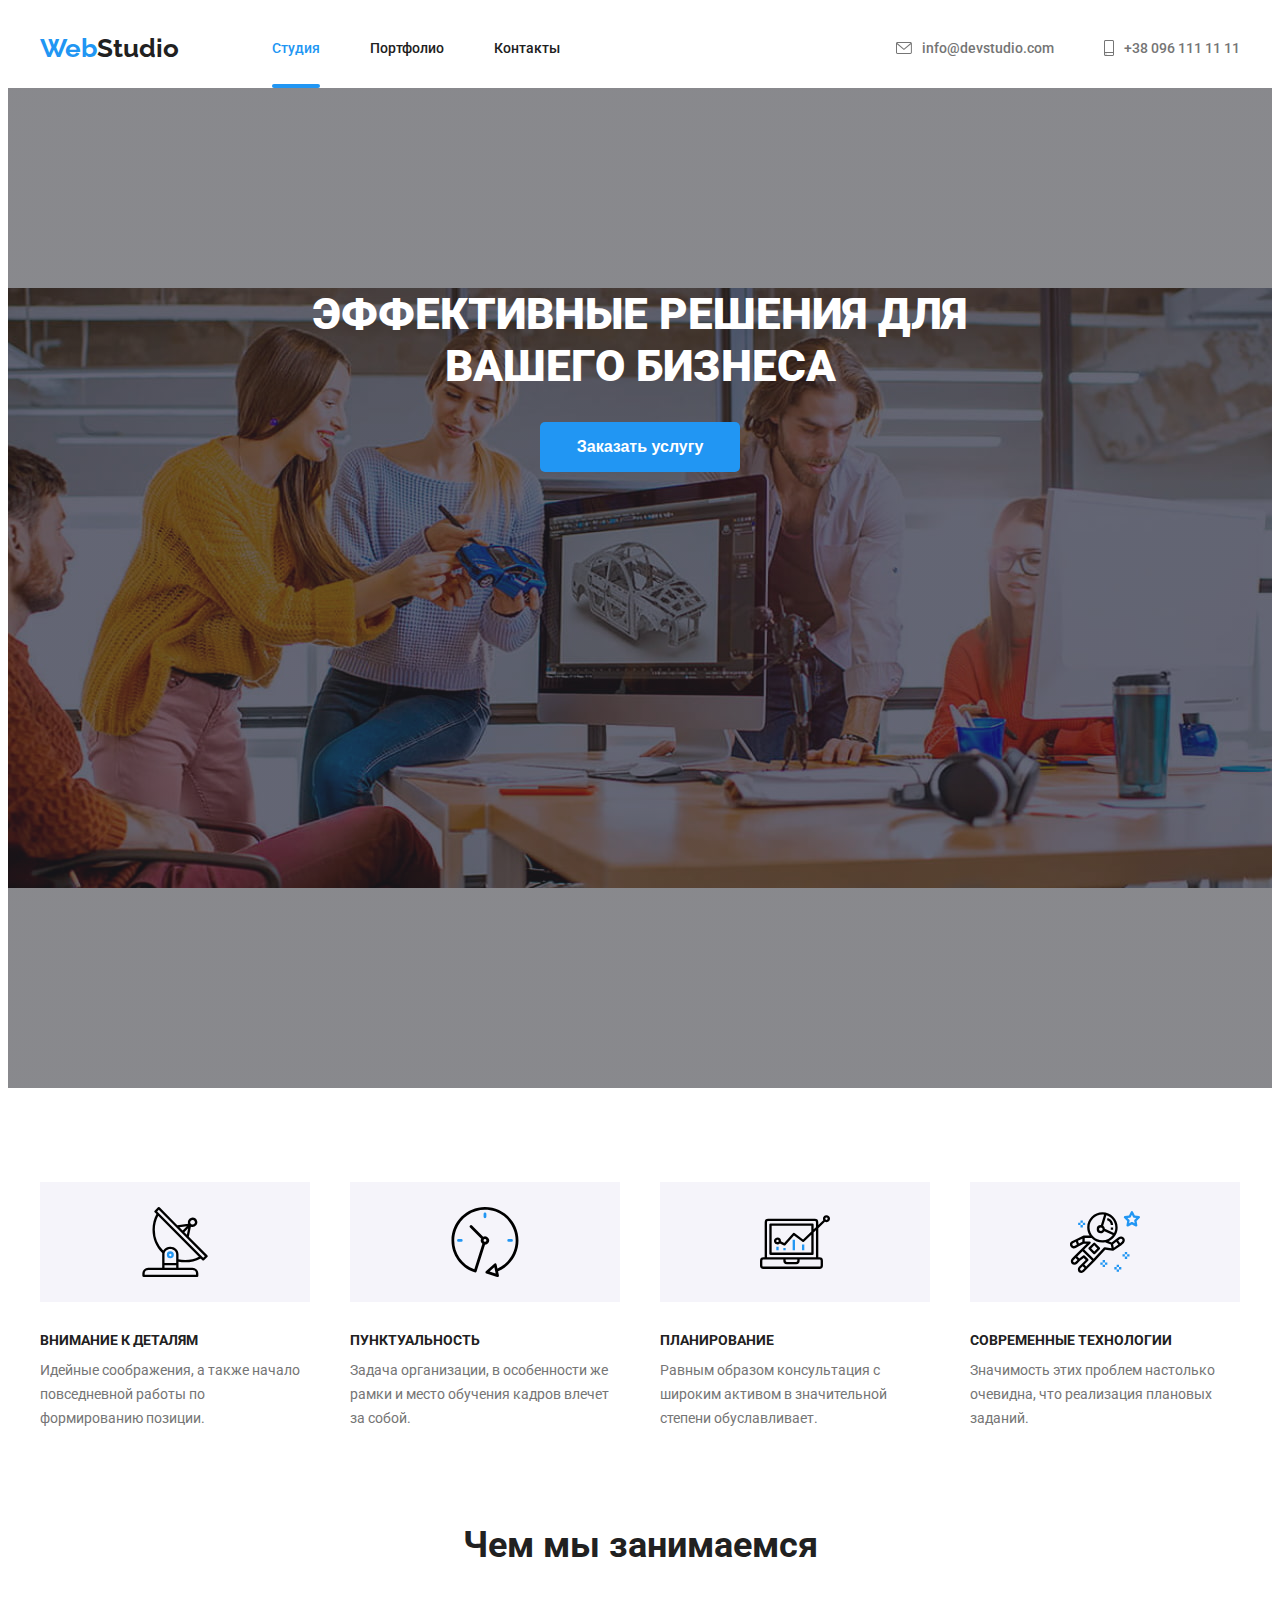
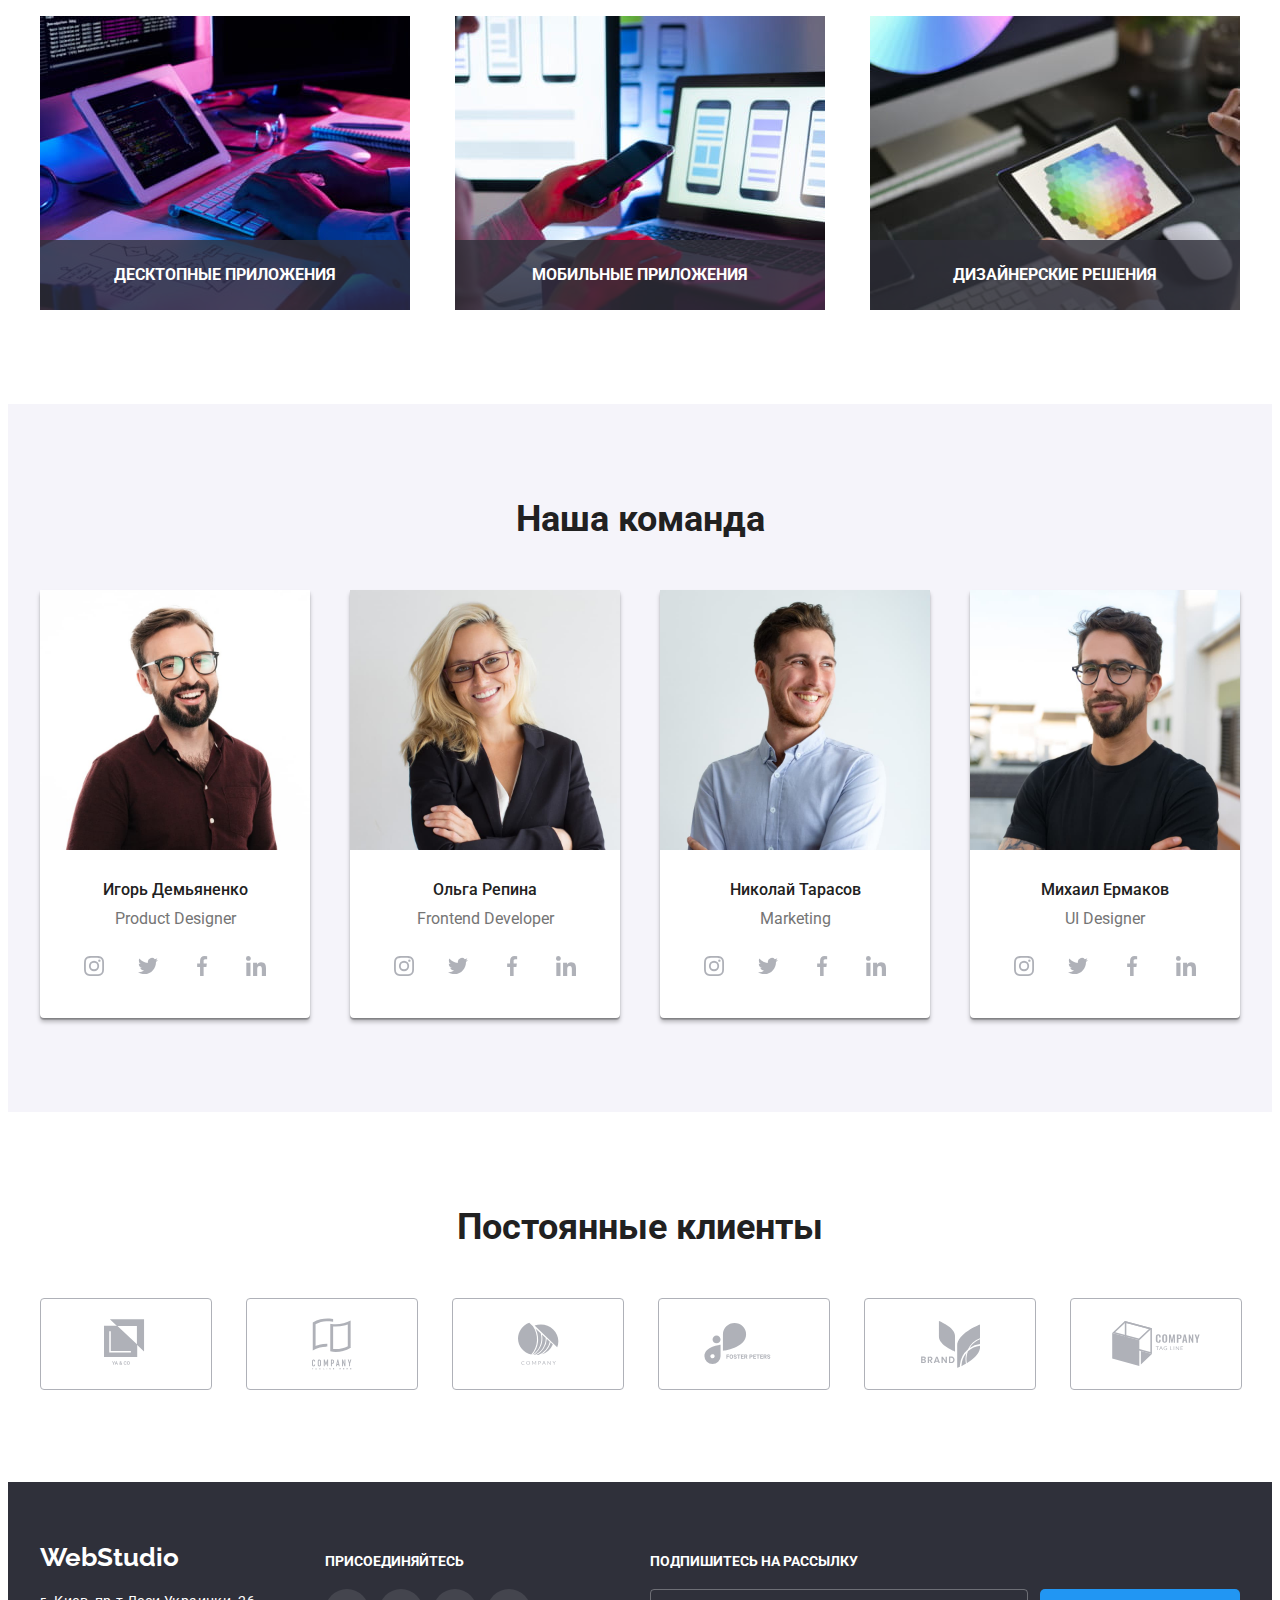
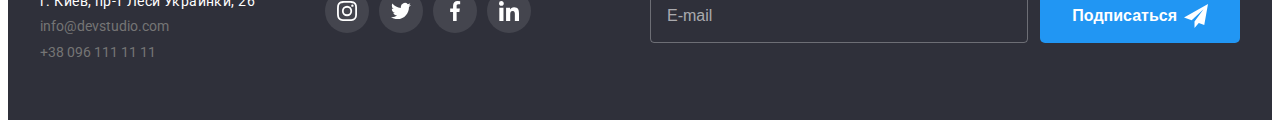
<file: index.html>
<!DOCTYPE html>
<html lang="ru">

<head>
    <meta name="viewport" content="width=device-width, initial-scale=1.0">
    <link rel="preconnect" href="https://fonts.gstatic.com">
    <link href="https://fonts.googleapis.com/css2?family=Raleway:wght@700&family=Roboto:wght@400;500;700;900&display=swap" rel="stylesheet">
    <link rel="stylesheet" href="https://cdnjs.cloudflare.com/ajax/libs/modern-normalize/1.0.0/modern-normalize.min.css" integrity="sha512-ISS7cAi1PEhQ8jnbJpJZMd29NlhNj4AWYyLOSp2CE/CsHxTCu+r+t0D2yoJudVrd0/8fTVPUVDzY5Tvli75u/g==" crossorigin="anonymous">
    <link rel="stylesheet" href="./styles/style.css">
<title>Main</title>
</head>

<body>
    <header>
        <div class="page-header container">
            <a href="./index.html" class="logo"><span class="accent-color">Web</span>Studio</a>
            <nav>
                <ul class="site-nav">
                    <li class="site-nav__item"><a href="./index.html" class="site-nav__link current-page">Студия</a></li>
                    <li class="site-nav__item"><a href="./portfolio.html" class="site-nav__link">Портфолио</a></li>
                    <li class="site-nav__item"><a href="./kontakts.html" class="site-nav__link">Контакты</a></li>
                </ul>
            </nav>
            <ul class="contacts">
                <li class="contacts__item">
                    <a href="mailto:info@devstudio.com" class="contacts__link">
                        <svg class="contacts__icon" height="12" width="16">
                            <use href="./img/symbol-defs.svg#icon-envelope"></use>
                        </svg>
                        info@devstudio.com
                    </a>
                </li>
                <li class="contacts__item">
                    <a href="tel:+380961111111" class="contacts__link" >
                        <svg class="contacts__icon" height="16" width="10">
                            <use href="./img/symbol-defs.svg#icon-smartphone" ></use>
                        </svg>
                        +38 096 111 11 11
                    </a>
                </li>
            </ul> 
        </div>  

    </header>

    <main class="main">
    
        <section class="hero">
                <div class="hero-wrapper">
                    <h1>Эффективные решения для вашего бизнеса</h1>
                    <button type="button" class="hero-button" data-modal-open>Заказать услугу</button>
                </div>
        </section>
        <section class="features-block">
            <div class="container">
                <ul class="list">
                    <li class="feature-item">
                        <div class="icon-wrapper">
                            <svg class= "feature-icon" height = "70" width= "70">
                                <use href= "./img/symbol-defs.svg#icon-antenna"></use>
                            </svg>
                        </div>
                        <h3 class="feature-title">Внимание к деталям</h3>
                        <p class="feature-description">Идейные соображения, а также начало повседневной работы по формированию позиции.
                        </p>
                    </li>
                    <li class="feature-item">
                        <div class="icon-wrapper">
                            <svg class= "feature-icon" height = "70" width= "70">
                                <use href= "./img/symbol-defs.svg#icon-clock"></use>
                            </svg>
                        </div>
                        <h3 class="feature-title">Пунктуальность</h3>
                        <p class="feature-description">Задача организации, в особенности же рамки и место обучения кадров влечет за собой.</p>
                    </li>
                    <li class="feature-item">
                        <div class="icon-wrapper">
                            <svg class= "feature-icon" height = "70" width= "70">
                                <use href= "./img/symbol-defs.svg#icon-diagram"></use>
                            </svg>
                        </div>
                        <h3 class="feature-title">Планирование</h3>
                        <p class="feature-description">Равным образом консультация с широким активом в значительной степени обуславливает.</p>
                    </li>
                    <li class="feature-item">
                        <div class="icon-wrapper">
                            <svg class= "feature-icon" height = "70" width= "70">
                                <use href= "./img/symbol-defs.svg#icon-astronaut"></use>
                            </svg>
                        </div>
                        <h3 class="feature-title">Современные технологии</h3>
                        <p class="feature-description">Значимость этих проблем настолько очевидна, что реализация плановых заданий.</p>
                    </li>
                </ul>
            </div>
        </section>
        <section class="services-block">
            <div class="container">
                <h2 class="section-title">Чем мы занимаемся</h2>
                <ul class="list services-list">
                    <li class="item">
                        <img src="img/pictures-link1.jpg" alt="человек работает за компьютером" width="370" height="294">
                        <div class="services-name">
                            <h3>Десктопные приложения</h3>
                        </div>
                    </li>
                    <li class="item">
                        <img src="img/pictures-link2.jpg" alt="человек держит телефон" width="370" height="294">
                        <div class="services-name">
                            <h3>Мобильные приложения</h3>
                        </div>
                    </li>
                    <li class="item">
                        <img src="img/pictures-link3.jpg" alt="человек что-то делает на планшете" width="370" height="294">
                        <div class="services-name">
                            <h3>Дизайнерские решения</h3>
                        </div>
                    </li>
                </ul>
            </div>
        </section>
        <section class="team-block">
            <div class="container">
                <h2 class="section-title">Наша команда</h2>
                <ul class="list">    
                    <li class="team-member">
                        <img src="img/digor.jpg" alt="Игорь Демьяненко_photo" width="270"
                        height="260">
                        <div class="wrapper">
                            <h3 class="member-name">Игорь Демьяненко</h3>
                            <p>Product Designer</p>
                            <ul class="list-media">
                                <li class="list-media__item">
                                    <a href="" class="link-media">
                                        <svg class= "icon-media">
                                            <use href="./img/symbol-defs.svg#icon-instagram"></use>
                                        </svg>
                                    </a>
                                </li>
                                <li class="list-media__item">
                                    <a href="" class="link-media">
                                        <svg class="icon-media" >
                                            <use href="./img/symbol-defs.svg#icon-twitter"></use>
                                        </svg>
                                    </a>
                                </li>
                                <li class="list-media__item">
                                    <a href="" class="link-media">
                                        <svg class= "icon-media">
                                            <use href="./img/symbol-defs.svg#icon-facebook"></use>
                                        </svg>
                                    </a>
                                </li>
                                <li class="list-media__item">
                                    <a href="" class="link-media">
                                        <svg class="icon-media">
                                            <use href="./img/symbol-defs.svg#icon-linkedin"></use>
                                        </svg>
                                    </a>
                                </li>
                            </ul>
                        </div>
                    </li>

                    <li class="team-member">
                        <img src="img/rolga.jpg" alt="Ольга Репина_photo-portrait" width="270"
                        height="260">
                        <div class="wrapper">
                            <h3 class="member-name">Ольга Репина</h3>
                            <p>Frontend Developer</p>
                            <ul class="list-media">
                                <li class="list-media__item">
                                    <a href="" class="link-media">
                                        <svg class= "icon-media">
                                            <use href="./img/symbol-defs.svg#icon-instagram"></use>
                                        </svg>
                                    </a>
                                </li>
                                <li class="list-media__item">
                                    <a href="" class="link-media">
                                        <svg class="icon-media" >
                                            <use href="./img/symbol-defs.svg#icon-twitter"></use>
                                        </svg>
                                    </a>
                                </li>
                                <li class="list-media__item">
                                    <a href="" class="link-media">
                                        <svg class= "icon-media">
                                            <use href="./img/symbol-defs.svg#icon-facebook"></use>
                                        </svg>
                                    </a>
                                </li>
                                <li class="list-media__item">
                                    <a href="" class="link-media">
                                        <svg class="icon-media">
                                            <use href="./img/symbol-defs.svg#icon-linkedin"></use>
                                        </svg>
                                    </a>
                                </li>
                            </ul>
                        </div>
                    </li>

                    <li class="team-member"> 
                        <img src="img/tnikolaj.jpg" alt="Николай Тарасов_photo-portrait" width="270"
                        height="260">
                        <div class="wrapper">
                            <h3 class="member-name">Николай Тарасов</h3>
                            <p>Marketing</p>
                            <ul class="list-media">
                                <li class="list-media__item">
                                    <a href="" class="link-media">
                                        <svg class= "icon-media">
                                            <use href="./img/symbol-defs.svg#icon-instagram"></use>
                                        </svg>
                                    </a>
                                </li>
                                <li class="list-media__item">
                                    <a href="" class="link-media">
                                        <svg class="icon-media" >
                                            <use href="./img/symbol-defs.svg#icon-twitter"></use>
                                        </svg>
                                    </a>
                                </li>
                                <li class="list-media__item">
                                    <a href="" class="link-media">
                                        <svg class= "icon-media">
                                            <use href="./img/symbol-defs.svg#icon-facebook"></use>
                                        </svg>
                                    </a>
                                </li>
                                <li class="list-media__item">
                                    <a href="" class="link-media">
                                        <svg class="icon-media">
                                            <use href="./img/symbol-defs.svg#icon-linkedin"></use>
                                        </svg>
                                    </a>
                                </li>
                            </ul>
                        </div>
                    </li>

                    <li class="team-member">
                        <img src="img/jmike.jpg" alt="Михаил Ермаков UI Designer_photo-portrait" width="270"
                        height="260">
                        <div class="wrapper">
                            <h3 class="member-name">Михаил Ермаков</h3>
                            <p>UI Designer</p>
                            <ul class="list-media">
                                <li class="list-media__item">
                                    <a href="" class="link-media">
                                        <svg class= "icon-media">
                                            <use href="./img/symbol-defs.svg#icon-instagram"></use>
                                        </svg>
                                    </a>
                                </li>
                                <li class="list-media__item">
                                    <a href="" class="link-media">
                                        <svg class="icon-media" >
                                            <use href="./img/symbol-defs.svg#icon-twitter"></use>
                                        </svg>
                                    </a>
                                </li>
                                <li class="list-media__item">
                                    <a href="" class="link-media">
                                        <svg class= "icon-media">
                                            <use href="./img/symbol-defs.svg#icon-facebook"></use>
                                        </svg>
                                    </a>
                                </li>
                                <li class="list-media__item">
                                    <a href="" class="link-media">
                                        <svg class="icon-media">
                                            <use href="./img/symbol-defs.svg#icon-linkedin"></use>
                                        </svg>
                                    </a>
                                </li>
                            </ul>
                        </div>
                    </li> 

                </ul>
            </div>    
        </section>
        <section class="clients-block container">
            <h2 class="section-title">Постоянные клиенты</h2>
            <ul class="list-clients">
                <li class="item">
                    <a href="" class="link-client">
                        <svg class= "logo-client" width="44.27" height="49.23" >
                            <use href="./img/symbol-defs.svg#icon-logo-1" ></use>
                        </svg>
                    </a>
                </li>
                <li class="item">
                    <a href="" class="link-client">
                        <svg class= "logo-client" width="40" height="52" >
                            <use href="./img/symbol-defs.svg#icon-logo-2"></use>
                        </svg>
                    </a>
                </li>
                <li class="item">
                    <a href="" class="link-client">
                        <svg class= "logo-client" width="41" height="42,6" >
                            <use href="./img/symbol-defs.svg#icon-logo-3" ></use>
                        </svg>
                    </a>
                </li>
                <li class="item">
                    <a href="" class="link-client">
                        <svg class= "logo-client" width="79.66" height="42.02" >
                            <use href="./img/symbol-defs.svg#icon-logo-4" ></use>
                        </svg>
                    </a>
                </li>
                <li class="item">
                    <a href="" class="link-client">
                        <svg class= "logo-client" width="59" height="47" >
                            <use href="./img/symbol-defs.svg#icon-logo-5" ></use>
                        </svg>
                    </a>
                </li>
                <li class="item">
                    <a href="" class="link-client">
                        <svg class= "logo-client" width="88.48" height="45.44" >
                            <use href="./img/symbol-defs.svg#icon-logo-6"></use>
                        </svg>
                    </a>
                </li>
            </ul>
        </section>
        <div class="backdrop is-hidden" data-modal>
            <div class="modal">
                <button class="close-button" data-modal-close>
                    <svg class="close-button__icon" width="11" height="11">
                        <use href ="./img/symbol-defs.svg#icon-close-button"></use>
                    </svg>
                </button>
                <p class="modal-title">Оставьте свои данные, мы вам перезвоним</p>
                <form action="contact-form" class="contact-form">
                   <div class="form-field">
                        <label class="form-lable" for="name">Имя</label> 
                        <div class="input-wrapper">
                            <input type="text" name="name" autocomplete="name" class="form-input"
                            id="name">
                            <svg width="12" height="12" class="icon-input">
                                <use href="./img/symbol-defs.svg#icon-person"></use>
                            </svg>
                        </div>
                   </div>

                   <div class="form-field">
                        <label class="form-lable" for="phone-number">Телефон</label> 
                        <div class="input-wrapper">
                            <input type="tel" name="phone-number" autocomplete="on" class="form-input" id="phone-number">
                            <svg width="13" height="13" class="icon-input">
                                <use href="./img/symbol-defs.svg#icon-phone"></use>
                            </svg>
                        </div>
                    </div>         

                    <div class="form-field">
                        <label class="form-lable" for="e-mail">Почта</label>
                        <div class="input-wrapper">
                            <input type="email" name="e-mail" autocomplete="on" class="form-input" id="e-mail">
                            <svg width="15" height="12" class="icon-input">
                                <use href="./img/symbol-defs.svg#icon-cover"></use>
                            </svg>
                        </div>
                    </div> 
                    
                    <div class="form-comments">
                        <label for="comment" class="form-lable">Коментарий</label>
                        <textarea class="comment-textarea" name="comment" id="comment" rows="6" placeholder="Введите текст"></textarea>
                    </div>

                    <div class="checkbox-wrapper">
                        <input class="policy-checkbox" type="checkbox" name="policy_confirmation" id="policy">
                        <label class="checkbox-label" for="policy"><span>Соглашаюсь с рассылкой и принимаю <a class="policy-link" href="">Условия договора</a></span></label>
                    </div>
                    
                    <button type="submit" class="form-button">Отправить</button>
                </form>
            </div>
        </div>
    </main>
    <footer>
        <div class="page-footer container">
            <div class="footer-wrapper adress">
                <a href="./index.html" class="logo"><span class="blue">Web</span>Studio</a>
                <address>г. Киев, пр-т Леси Украинки, 26</address>

                <ul class="contact-details__footer">
                    <li class="item"><a href="mailto:info@devstudio.com">info@devstudio.com</a></li>
                    <li class="item"><a href="tel:+380961111111">+38 096 111 11 11</a></li>
                </ul>    
            </div>
            <div class="footer-wrapper">
                <h3>ПРИСОЕДИНЯЙТЕСЬ</h3>
                <ul class="footer-media">
                    <li class="list-media__item">
                        <a href="" class="link-media">
                            <svg class= "icon-media">
                                <use href="./img/symbol-defs.svg#icon-instagram"></use>
                            </svg>
                        </a>
                    </li>
                    <li class="list-media__item">
                        <a href="" class="link-media">
                            <svg class="icon-media">
                                <use href="./img/symbol-defs.svg#icon-twitter"></use>
                            </svg>
                        </a>
                    </li>
                    <li class="list-media__item">
                        <a href="" class="link-media">
                            <svg class= "icon-media">
                                <use href="./img/symbol-defs.svg#icon-facebook"></use>
                            </svg>
                        </a>
                    </li>
                    <li class="list-media__item">
                        <a href="" class="link-media">
                            <svg class="icon-media">
                                <use href="./img/symbol-defs.svg#icon-linkedin"></use>
                            </svg>
                        </a>
                    </li>
                </ul>
            </div>
            <div class="footer-wrapper subscribe">
                <h3>Подпишитесь на рассылку</h3>
                <form class="subscribe-form">
                    <input type="email" name="e-mail" placeholder="E-mail">
                    <button type="submit" class="subscribe-button">
                        <span>Подписаться</span>
                        <svg width="24" height="24">
                            <use href="./img/symbol-defs.svg#icon-send"></use>
                        </svg>
                    </button>
                </form>
            </div>
        </div>   
    </footer>
    <script src="./js/modal.js"></script>
</body>
</html>
</file>
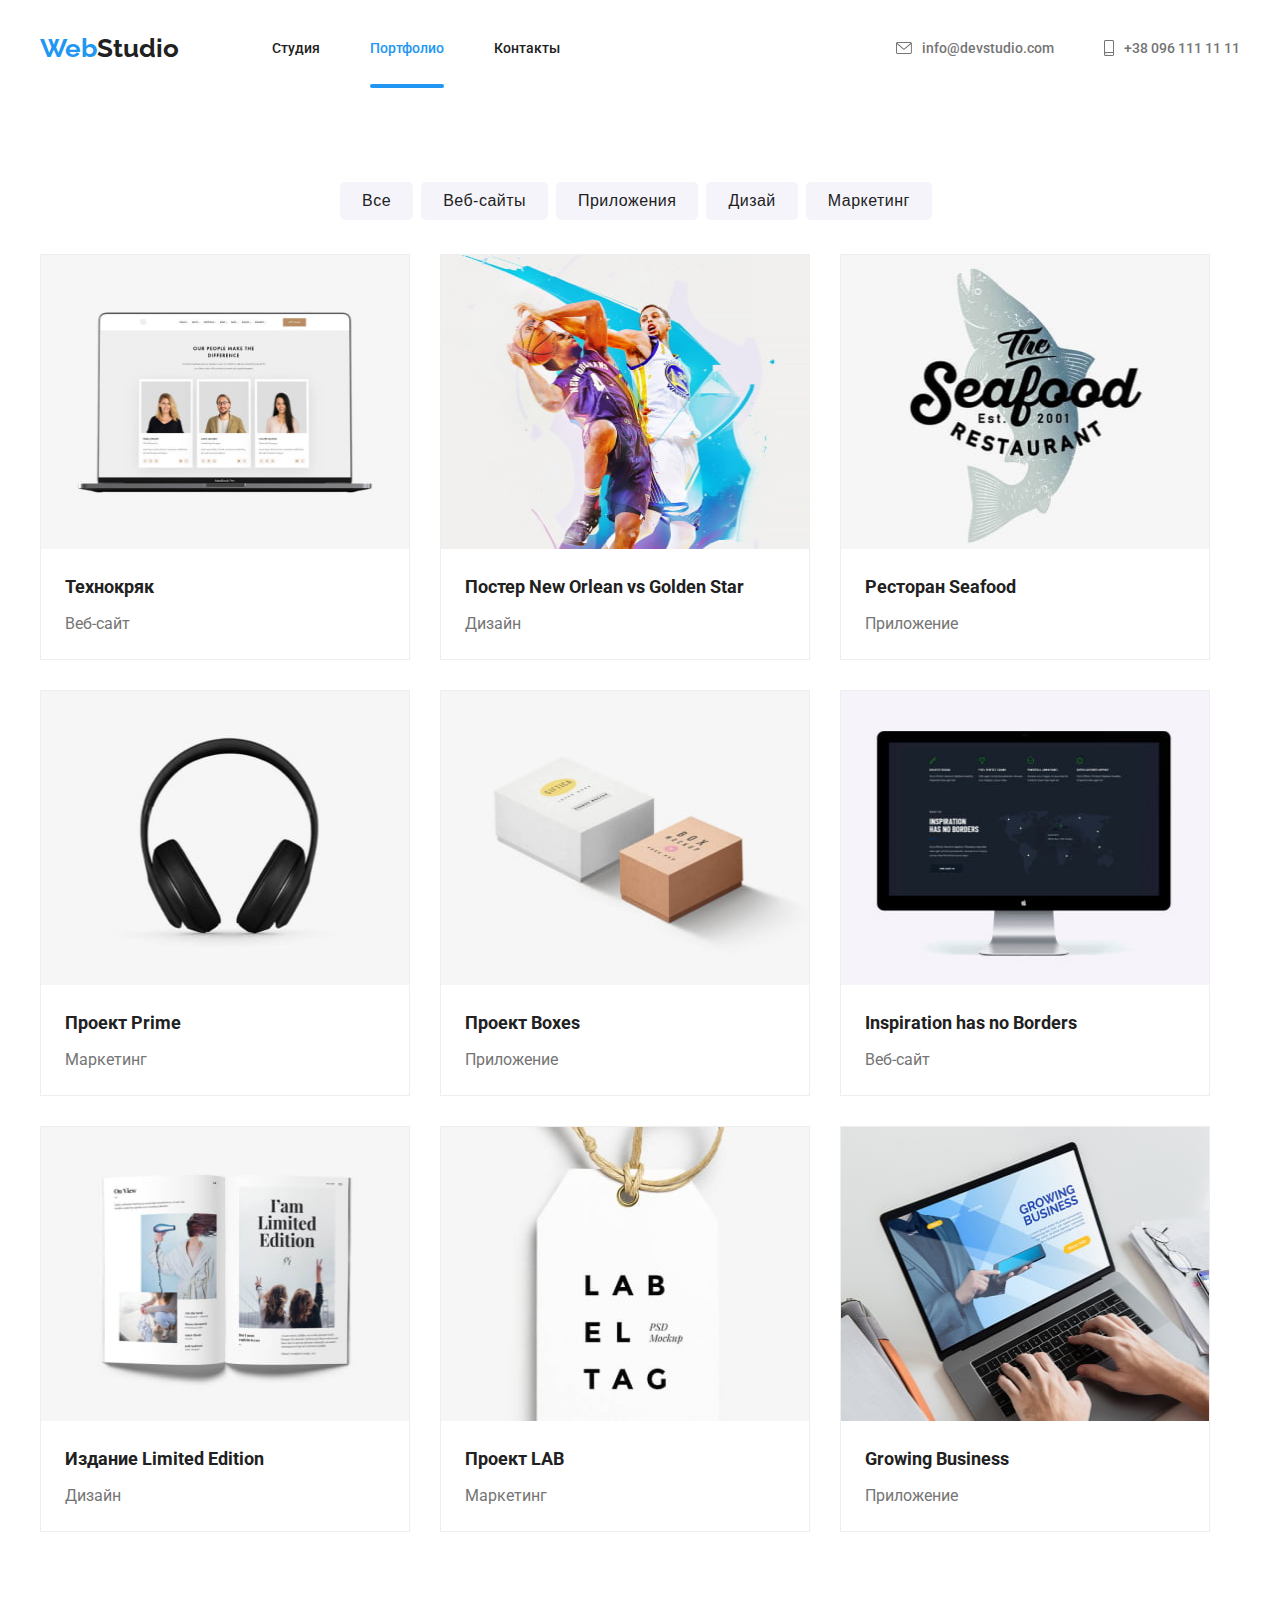
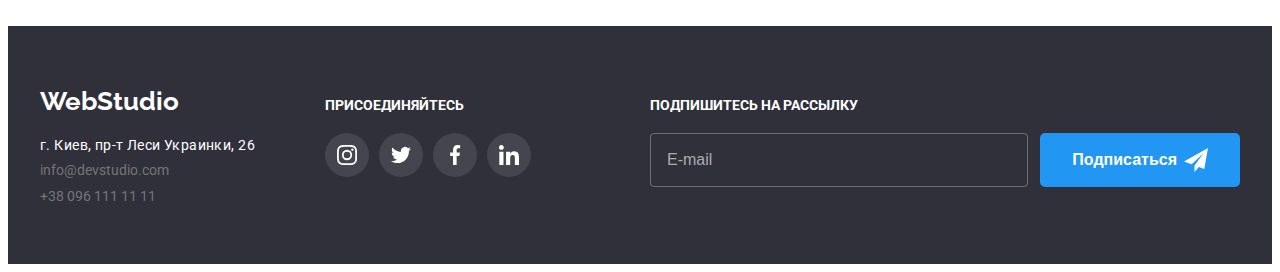
<file: portfolio.html>
<!DOCTYPE html>
<html lang="ru">
    <head>
        <meta charset="UTF-8">
        <meta name="viewport" content="width=device-width, initial-scale=1.0">
        <link rel="preconnect" href="https://fonts.gstatic.com">
        <link href="https://fonts.googleapis.com/css2?family=Raleway:wght@700&family=Roboto:wght@400;500;700;900&display=swap" rel="stylesheet">
        <link rel="stylesheet" href="https://cdnjs.cloudflare.com/ajax/libs/modern-normalize/1.0.0/modern-normalize.min.css" integrity="sha512-ISS7cAi1PEhQ8jnbJpJZMd29NlhNj4AWYyLOSp2CE/CsHxTCu+r+t0D2yoJudVrd0/8fTVPUVDzY5Tvli75u/g==" crossorigin="anonymous">
        <link rel="stylesheet" href="./styles/style.css">
        <title>Portfolio</title>
    </head>
    <body>
        <header>
            <div class="page-header container">
                <a href="./index.html" class="logo"><span class="accent-color">Web</span>Studio</a>
                <nav>
                    <ul class="site-nav">
                        <li class="site-nav__item"><a href="./index.html" class="site-nav__link">Студия</a></li>
                        <li class="site-nav__item"><a href="./portfolio.html" class="site-nav__link current-page">Портфолио</a></li>
                        <li class="site-nav__item"><a href="./kontakts.html" class="site-nav__link">Контакты</a></li>
                    </ul>
                </nav>
                <ul class="contacts">
                    <li class="contacts__item">
                        <a href="mailto:info@devstudio.com" class="contacts__link">
                            <svg class="contacts__icon" height="12" width="16">
                                <use href="./img/symbol-defs.svg#icon-envelope"></use>
                            </svg>
                            info@devstudio.com
                        </a>
                    </li>
                    <li class="contacts__item">
                        <a href="tel:+380961111111" class="contacts__link" >
                            <svg class="contacts__icon" height="16" width="10">
                                <use href="./img/symbol-defs.svg#icon-smartphone" ></use>
                            </svg>
                            +38 096 111 11 11
                        </a>
                    </li>
                </ul> 
            </div>  
        </header>
        <main>
            <section class=" wrapper container">
                <h1 class="main-title_portfolio">Portfolio</h1> 

                <ul class="filter">
                    <li class="item"><button type="button" class="filtеr-button">Все</button></li>
                    <li class="item"><button type="button" class="filtеr-button">Веб-сайты</button></li>
                    <li class="item"><button type="button" class="filtеr-button">Приложения</button></li>
                    <li class="item"><button type="button" class="filtеr-button">Дизай</button></li>
                    <li class="item"><button type="button" class="filtеr-button">Маркетинг</button></li>
                </ul>

                <ul class="projects">
                    <li class="item">      
                       
                        <a href="" class="project-link">
                            <div class="project-link_thumb">
                                <img src="img/proj1.jpg" alt="notebook" width="368" height="294">

                                <div class="project-overlay">
                                    <p>Технокряк это современная площадка распространения коронавируса. Компании используют эту платформу для цифрового шпионажа и атак на защищённые сервера конкурентов.</p>
                                </div>
                            </div>
                            <div class="project-text">
                                <h2 class="project-title">Технокряк</h2>
                                <p>Веб-сайт</p>
                            </div>
                        </a>
                    </li>
                    <li class="item">
                        <a href="" class="project-link">
                            <div class="project-link_thumb">
                                <img src="img/proj2.jpg" alt="two basketball players in a jumpr" width="368" height="294">
                                <div class="project-overlay">
                                    <p>Технокряк это современная площадка распространения коронавируса. Компании используют эту платформу для цифрового шпионажа и атак на защищённые сервера конкурентов.</p>
                                </div>
                            </div>
                            <div class="project-text">
                                <h2 class="project-title">Постер New Orlean vs Golden Star</h2>
                                <p>Дизайн</p>
                            </div>
                        
                        </a>
                    </li>
                    <li class="item">
                        <a href="" class="project-link">
                            <div class="project-link_thumb">
                                <img src="img/proj3.jpg" alt="fish restaurant logo" width="368" height="294">
                                <div class="project-overlay">
                                    <p>Технокряк это современная площадка распространения коронавируса. Компании используют эту платформу для цифрового шпионажа и атак на защищённые сервера конкурентов.</p>
                                </div>
                            </div>
                            <div class="project-text">  
                                <h2 class="project-title">Ресторан Seafood</h2>
                                <p>Приложение</p>
                            </div>
                        </a>
                    </li>
                    <li class="item">
                        <a href="" class="project-link">
                            <div class="project-link_thumb">
                                <img src="img/proj4.jpg" alt="headphones" width="368" height="294">
                                <div class="project-overlay">
                                    <p>Технокряк это современная площадка распространения коронавируса. Компании используют эту платформу для цифрового шпионажа и атак на защищённые сервера конкурентов.</p>
                                </div>
                            </div>
                            <div class="project-text">
                                <h2 class="project-title">Проект Prime</h2>
                                <p>Маркетинг</p>
                            </div>
                        </a>
                    </li>
                    <li class="item">
                        <a href="" class="project-link">
                            <div class="project-link_thumb">
                                <img src="img/proj5.jpg" alt="two boxes" width="368" height="294">
                                <div class="project-overlay">
                                    <p>Технокряк это современная площадка распространения коронавируса. Компании используют эту платформу для цифрового шпионажа и атак на защищённые сервера конкурентов.</p>
                                </div>
                            </div>
                            <div class="project-text">
                                <h2 class="project-title">Проект Boxes</h2>
                                <p>Приложение</p>
                            </div>
                        </a>
                    </li>
                    <li class="item">
                        <a href="" class="project-link">
                            <div class="project-link_thumb">
                                <img src="img/proj6.jpg" alt="komputer" width="368" height="294">
                                <div class="project-overlay">
                                    <p>Технокряк это современная площадка распространения коронавируса. Компании используют эту платформу для цифрового шпионажа и атак на защищённые сервера конкурентов.</p>
                                </div>
                            </div>
                            <div class="project-text">
                                <h2 class="project-title">Inspiration has no Borders</h2>
                                <p>Веб-сайт</p>
                            </div>
                        </a>
                    </li>
                    <li class="item">
                        <a href="" class="project-link">
                            <div class="project-link_thumb">
                                <img src="img/proj7.jpg" alt="magazine" width="368" height="294">
                                <div class="project-overlay">
                                    <p>Технокряк это современная площадка распространения коронавируса. Компании используют эту платформу для цифрового шпионажа и атак на защищённые сервера конкурентов.</p>
                                </div>
                            </div>
                            <div class="project-text">
                                <h2 class="project-title">Издание Limited Edition</h2>
                                <p>Дизайн</p>
                            </div>
                        </a>
                    </li>
                    <li class="item">
                        <a href="" class="project-link">
                            <div class="project-link_thumb">
                                <img src="img/proj8.jpg" alt="label with the text" width="368" height="294">
                                <div class="project-overlay">
                                    <p>Технокряк это современная площадка распространения коронавируса. Компании используют эту платформу для цифрового шпионажа и атак на защищённые сервера конкурентов.</p>
                                </div>
                            </div>
                            <div class="project-text">
                                <h2 class="project-title">Проект LAB</h2>
                                <p>Маркетинг</p>
                            </div>
                        </a>
                    </li>
                    <li class="item">
                        <a href="" class="project-link">
                            <div class="project-link_thumb">
                                <img src="img/proj9.jpg" alt="website on the laptop" width="368" height="294">
                                <div class="project-overlay">
                                    <p>Технокряк это современная площадка распространения коронавируса. Компании используют эту платформу для цифрового шпионажа и атак на защищённые сервера конкурентов.</p>
                                </div>
                            </div>
                            <div class="project-text">
                                <h2 class="project-title">Growing Business</h2>
                                <p>Приложение</p>
                            </div>
                        </a>
                    </li>
                </ul>
            </section>
        </main>
        <footer>
            <div class="page-footer container">
                <div class="footer-wrapper adress">
                    <a href="./index.html" class="logo"><span class="blue">Web</span>Studio</a>
                    <address>г. Киев, пр-т Леси Украинки, 26</address>
    
                    <ul class="contact-details__footer">
                        <li class="item"><a href="mailto:info@devstudio.com">info@devstudio.com</a></li>
                        <li class="item"><a href="tel:+380961111111">+38 096 111 11 11</a></li>
                    </ul>    
                </div>
                <div class="footer-wrapper">
                    <h3>ПРИСОЕДИНЯЙТЕСЬ</h3>
                    <ul class="footer-media">
                        <li class="list-media__item">
                            <a href="" class="link-media">
                                <svg class= "icon-media">
                                    <use href="./img/symbol-defs.svg#icon-instagram"></use>
                                </svg>
                            </a>
                        </li>
                        <li class="list-media__item">
                            <a href="" class="link-media">
                                <svg class="icon-media">
                                    <use href="./img/symbol-defs.svg#icon-twitter"></use>
                                </svg>
                            </a>
                        </li>
                        <li class="list-media__item">
                            <a href="" class="link-media">
                                <svg class= "icon-media">
                                    <use href="./img/symbol-defs.svg#icon-facebook"></use>
                                </svg>
                            </a>
                        </li>
                        <li class="list-media__item">
                            <a href="" class="link-media">
                                <svg class="icon-media">
                                    <use href="./img/symbol-defs.svg#icon-linkedin"></use>
                                </svg>
                            </a>
                        </li>
                    </ul>
                </div>
                <div class="footer-wrapper subscribe">
                    <h3>Подпишитесь на рассылку</h3>
                    <form class="subscribe-form">
                        <input type="email" name="e-mail" placeholder="E-mail">
                        <button type="submit" class="subscribe-button">
                            <span>Подписаться</span>
                            <svg width="24" height="24">
                                <use href="./img/symbol-defs.svg#icon-send"></use>
                            </svg>
                        </button>
                    </form>
                </div>
            </div>   
        </footer>
    </body>
</html>
</file>
<file: styles/style.css>
:root {
    --primary-text-color: #757575;
    --title-text-color: #212121;
    --accent-color:  #2196F3;
    --hero-footer-bg-color:#2F303A;
    --primaty-wite-color:  #fff;
    --secondary-bg-color: #F5F4FA;
    --hero-bg-color:#c4c4c4;
    --icon-main-color:#AFB1B8;
    
    --animation-duration: 250ms;
    --animation-timing-function: cubic-bezier(0.4, 0, 0.2, 1);
}


/* цвет основного текста #757575 */
/* вторичный цвет текста #212121 */
/* акцент_blue #2196F3 */
/* белый #ffffff */
/* цвет hero, footer #2F303A */ 
/* вторичный цвет фона #F5F4FA */


body {
  color: var(--primary-text-color);
  font-family: Roboto;
  font-size: 14px;
}

a { 
  color: inherit; 
  text-decoration: none;
} 

ul { 
    list-style:none;
    margin: 0;
    padding: 0;
} 

/* Logo style */

.logo {
    color: var(--title-text-color);
    font-family: 'Raleway', sans-serif;
    font-weight: bold;
    font-size: 26px;
    line-height: 31px;
}

/* site nav styling*/


.page-header {
    display: flex;
    align-items: center;
}

nav {
    margin-left: 93px;
}

.site-nav {
    display: flex;
}


.site-nav__item:not(:last-child){
    margin-right: 50px;
    align-items: center;
}


.site-nav__link {
    color: var(--title-text-color);
    font-weight: 500;
    line-height: 16px;

    position: relative;
}

.site-nav__link,
.contacts__link{
padding-top: 32px;
padding-bottom: 32px;
display: inline-block;

transition: color var(--animation-duration) var(--animation-timing-function);
}

.site-nav__link::after {
    content: "";

    display: block;
    position: absolute;
    bottom: 0;
    left: 0;

    width: 100%;
    height: 4px;
    border-radius: 2px;
    background-color: var(--accent-color); 
    opacity: 0;

    transition: opacity var(--animation-duration) var(--animation-timing-function);
}

/*Contacts styling */

.contacts {
    display: flex;
    margin-left: auto;

    font-weight: 500;
    color: var(--primary-text-color);
}

.contacts__item:not(:last-child){
    margin-right: 50px;
}

.contacts__link {
    display: inline-flex;
    align-items: center;
    fill: currentColor;
}

.contacts__icon{
    margin-right: 10px;
}

/* Common header styles */

.current-page::after,
.site-nav__link:hover::after{
    opacity: 1;

}

.site-nav__link:hover,
.site-nav__link:focus,
.contacts__link:hover,
.contacts__link:focus {
    color: var(--accent-color);
}

.current-page,
.accent-color {
    color: var(--accent-color);
}


/* Hero styling */
h1 {

    margin-top: 0;
    margin-bottom: 30px;

    color: var(--primaty-wite-color);
    font-weight: 900;
    font-size: 44px;
    text-transform: uppercase;
}


.hero {
    max-width: 1600px;
    height: 600px;
   
    padding: 200px 0;
    margin: 0 auto;

    background-color: var(--hero-bg-color);
    background-image: linear-gradient( 
        to right,
        rgba(47, 48, 58, 0.4),
        rgba(47, 48, 58, 0.4)),
        url(../img/bgimage.jpg);
    background-position: center;
    background-repeat: no-repeat;
}


.hero-wrapper {
    width: 696px;
    text-align: center;
    margin: 0 auto;
} 

/* button styling */

button {
    
    border: none;
    border-radius: 5px;
    text-align: center; 
    cursor: pointer;
}

.hero-button {
    background-color: var(--accent-color);
    padding: 10px 32px;
    min-width: 200px;

    color: var(--primaty-wite-color);
    font-size: 16px;
    font-weight: 700;
    line-height: 30px;

}

/* Common section styles */

.section-title {
    text-align: center;
}

.features-block{
    padding-top: 94px;
}

.services-block,
.team-block {
    padding: 94px 0;
}


.section-title {
    font-weight: bold;
    font-size: 36px;
    color: var(--title-text-color);

    margin-top: 0;
    margin-bottom: 50px;
}


.feature-description {
    line-height: 24px;
    margin-top: 0;
    margin-bottom: 0;
}



/* Features-block styles */

.features-block .list{
    display: flex;
}

.feature-item {
    width: 270px;
}

.feature-item:not(:last-child){
    margin-right: 30px;
}

.feature-title {
    font-size: 14px; 
    margin-top: 0;
    margin-bottom: 10px;
    /* иначе стили браузера переопределяют заданную в body величину шрифта*/
    font-weight: bold;
    text-transform: uppercase;
    color: var(--title-text-color);
}


.icon-wrapper {
    display: flex;
    align-items: center;
    justify-content: center;
    background-color: var(--secondary-bg-color);
    width: 270px;
    height: 120px;
    margin-bottom: 30px;
}

/* Services block styling */
    
.services-list > .item {
    display: flex;
    position: relative;
   
}

.services-list img {
    display: block;
}

.services-name {
    width:370px;
    font-size: 14px;
    font-weight: 700;
    text-transform: uppercase;
    color: var(--primaty-wite-color);
    text-align: center;
    line-height: 16px;

    padding-top: 27px;
    padding-bottom: 27px;
    margin: 0;
    background: rgba(47, 48, 58, 0.8);

    position: absolute;
    bottom: 0;
}

.services-name h3{
    margin: 0;
}


/* Team block styling */

.team-block {
    background-color: var(--secondary-bg-color);
}

.team-member {
    width: 270px;
    background:var(--primaty-wite-color);
    box-shadow: 0px 4px 4px rgba(0, 0, 0, 0.25), 0px 1px 1px rgba(0, 0, 0, 0.14), 0px 2px 1px rgba(0, 0, 0, 0.2);
    border-radius: 0px 0px 4px 4px;
    text-align: center;
    font-size: 0;
    
}

.team-member>.wrapper{
    padding: 30px 32px;
}

.member-name {
    font-weight: 500;
    font-size: 16px;
    color: var(--title-text-color);
    margin-top: 0;
    margin-bottom: 10px;
    display: block;
}

.team-member p {
    font-weight: 400;
    font-size: 16px;
    margin-top: 0;
    margin-bottom: 16;
}

/* footer styling  */
.page-footer {
    display: flex;
    align-items: baseline;
}

.footer-wrapper.adress {
    margin-right: 70px;
}

footer {
    background-color: var(--hero-footer-bg-color);
    padding: 60px 0;
} 


footer .logo {
    color: var(--primaty-wite-color);
    margin-bottom: 20px;
    display: inline-block;
    
}

address {
    font-style: normal;
    font-weight: 400;
    color: var(--primaty-wite-color);
    letter-spacing: 0.03em;
    margin-bottom: 9px;   
}

.contact-details__footer {
    display: flex;
    flex-direction: column;

}

.contact-details__footer > :not(:last-child){
    margin-bottom: 10px;
}

.contact-details__footer a{
transition: color var(--animation-duration) var(--animation-timing-function);
}

.contact-details__footer a:hover,
.contact-details__footer a:focus {
    color: var(--accent-color); 
}

footer h3 {
    font-size: 14px;
    line-height: 16px;
    color: var(--primaty-wite-color);
    text-transform: uppercase;

    margin-top: 0;
    margin-bottom: 20px;
}

.footer-wrapper.subscribe {
    margin-left: auto;
}

.subscribe-form {
    display: flex;
}

.subscribe-form input{
    width: 358px;
    height: 50px;
    margin-right: 12px;
    padding-left: 16px;
    border: 1px solid rgba(255, 255, 255, 0.3);
    border-radius: 4px;
    background-color: rgba(0, 0, 0, 0);
    color: var(--primaty-wite-color);
    
}

.subscribe-form>input::placeholder {
    color: rgba(255, 255, 255, 0.6);
    font-size: 16px;
}

.subscribe-button {
    width: 200px;
    display: flex;
    justify-content: space-around;
    align-items: center;
    background-color: var(--accent-color);
    padding-left: 29px;
    padding-right: 29px;
    color:var(--primaty-wite-color);
    font-size: 16px;
    font-weight: 700;
}

.subscribe-button span{
    display: inline-block;
    margin-top: 0;
    margin-bottom: 0;
}

/* portfolio */

.portfolio-header {
    border-bottom: 1px solid #ECECEC;
}

.main-title_portfolio {
    visibility: hidden;
    position: absolute;
    clip: rect(0 0 0 0);
    width: 1px;
    height: 1px;
    margin: -1px;
}

.wrapper {
    padding-top: 94px;
    padding-bottom: 94px;

}

.filtеr-button {
    padding: 6px 22px;

    color: var(--title-text-color);
    font-weight: 500;
    font-size: 16px;
    line-height: 26px;
    letter-spacing: 0.03em;
    background-color: var(--secondary-bg-color);

    transition: background-color, color, box-shadow var(--animation-duration) var(--animation-timing-function);
}

.filtеr-button:hover,
.filtеr-button:focus {
    background-color: var(--accent-color);
    color: var(--primaty-wite-color);
    box-shadow: 0px 3px 1px rgba(0, 0, 0, 0.1), 0px 1px 2px rgba(0, 0, 0, 0.08), 0px 2px 2px rgba(0, 0, 0, 0.12);
    border: none;
}

.filter > .item {
    margin-right: 8px;
    align-items: center;
}

.filter {
    display: flex;
    justify-content:center;
    margin-bottom: 34px;
}


.projects {
    font-size: 16px;
    display: flex;
    flex-wrap: wrap;
}

.project-link{
    display: inline-block;
    font-size: 0;
    transition: box-shadow var(--animation-duration) var(--animation-timing-function);
}

.project-link:hover,
.project-link:focus {
    box-shadow: 0px 1px 1px rgba(0, 0, 0, 0.12), 0px 4px 4px rgba(0, 0, 0, 0.06), 1px 4px 6px rgba(0, 0, 0, 0.16);
}


.projects > .item {
    width: 370px;
    border: 1px solid #EEEEEE;
   
    box-sizing: border-box;
    margin-right: 30px;
    margin-bottom: 30px;
}

.projects > .item:nth-child(3n) {
    margin-right: 0;
}

.projects > .item:nth-last-child(-n+3) {
    margin-bottom: 0;
}

.project-text {
    padding: 20px 24px;
}

.project-link_thumb {
    position: relative;
    overflow: hidden;
}


.project-overlay {
    position: absolute;
    top: 0;
    left: 0;
    width: 100%;
    height: 100%;

    padding: 63px 24px;
    font-size: 18px;
    line-height: 28px;
    color: var(--primaty-wite-color);
    background-color: rgba(33, 150, 243, 0.9);

    transform: translateY(100%);

    transition: transform var(--animation-duration) var(--animation-timing-function);
}

.project-link:focus .project-overlay,
.project-link:hover .project-overlay {
    transform: translateY(0);  
}

.project-overlay > p {
    margin:0;
}

.project-text > p {
    margin-top: 0;
    margin-bottom: 0;
    font-size: 16px;
    line-height: 30px;
    color: var(--primary-text-color);
}

.project-title {
    font-weight: bold;
    font-size: 18px;
    line-height: 36px;
    color: var(--title-text-color);
    
    margin-top: 0;
    margin-bottom: 4px;
}


/* positioning */   
.container {
    width: 1200px;
    margin: 0 auto;
    padding-left: 15px;
    padding-right: 15px;
    
}

.list {
    display: flex;
    justify-content: space-between;
}

/* icons media */


.list-media {
    display: flex;
    align-items: center;
    justify-content: center;
}

.list-media__item{
    width: 44px;
    height: 44px;
}

.list-media__item:not(:last-child){
    margin-right: 10px;
}



.link-media {
    display: flex;
    align-items: center;
    justify-content: center;
    fill: currentColor;
    width: 100%;
    height:100%;
    border-radius: 50%;
    color: var(--icon-main-color);
    cursor: pointer;

    transition: var(--animation-duration) var(--animation-timing-function);
    transition-property: background-color, color, fill;
}

.link-media:hover,
.link-media:focus {
    background-color: var(--accent-color);   
    color: var(--primaty-wite-color);
}

.icon-media {
    width: 20px;
    height: 20px;
    
}

.footer-media {
    display: flex;
}


.footer-media .link-media {
    color: var(--primaty-wite-color);
    border-radius: 50%;
    background-color: rgba(255, 255, 255, 0.1);

    transition: background-color var(--animation-duration) var(--animation-timing-function);
}



.footer-media .link-media:hover,
.footer-media .link-media:focus {
    background-color: var(--accent-color);

}

/* clients section */

.clients-block {
    padding-top: 94px;
    padding-bottom: 94px;
}

.list-clients {
    display: flex;
    justify-content: space-between;
}

.list-clients >.item{
    height: 90px;
    width: 170px;
}

.link-client{
    display: inline-flex;
    justify-content: center;
    align-items: center;

    height: 100%;
    width: 100%;

    fill: currentColor;
    color: var(--icon-main-color);
    border: 1px solid var(--icon-main-color);
    border-radius: 4px;
    cursor: pointer;

    transition: var(--animation-duration) var(--animation-timing-function);
    transition-property: color, border;
}

.link-client:hover,
.link-client:focus {
    color: var(--accent-color);
    border: 1px solid var(--accent-color);
}

/* modal window styling */
.backdrop {
    position: fixed;
    top:0;
    left:0;
    width: 100%;
    height: 100%;
    background-color: rgba(0, 0, 0, 0.2);

    transition: opacity var(--animation-duration) var(--animation-timing-function);
}

.backdrop.is-hidden {
    opacity: 0;
    pointer-events: none;
}

.backdrop.is-hidden .modal{
    transform: translate(-50%,-50%) scale(0.6);

}

.modal {
    box-sizing: border-box;
    width: 528px;
    height: 581px;
    background-color: var(--primaty-wite-color);
    box-shadow: 0px 1px 3px rgba(0, 0, 0, 0.12), 0px 1px 1px rgba(0, 0, 0, 0.14), 0px 2px 1px rgba(0, 0, 0, 0.2);
    border-radius: 4px;
    padding: 40px;

    color: var(--title-text-color);

    position: absolute;
    top: 50%;
    left: 50%;
    transform: translate(-50%,-50%) scale(1);

    transition: transform var(--animation-duration) var(--animation-timing-function);
}

.close-button {
    display: flex;
    align-items: center;
    justify-content: center;
    position: absolute;
    right: 8px;
    top: 8px;

    width: 30px;
    height: 30px;
    border: 1px solid rgba(0, 0, 0, 0.1);
    border-radius: 50%;
    background-color: transparent;
    fill: var(--title-text-color);

    transition: fill var(--animation-duration) var(-);
}

.close-button:hover,
.close-button:focus 
{
    fill: var(--accent-color);
}

/*modal window form stiling*/
.contact-form {
    display: flex;
    flex-direction: column;
}

.modal-title{
    font-weight: bold;
    font-size: 20px;
    line-height: 23px;
    text-align: justify;
    letter-spacing: 0.03em;
    margin-top: 0;
    margin-bottom: 12px;
}

.form-field{
    display: flex;
    flex-direction: column;
    margin-bottom: 10px;
}

.form-input{
    height: 40px;
    width: 100%;
    display:flex;   
    padding-left: 42px;


    transition: border var(--animation-duration) var(--animation-timing-function);
}


.comment-textarea {
    resize: none;
    padding: 12px;
}

.form-input,
.comment-textarea {
    border: 1px solid rgba(33, 33, 33, 0.2);
    border-radius: 4px;
    font-size: 12px;
    font-weight: 400;
}

.comment-textarea::placeholder {
    color: rgba(117, 117, 117, 0.5);
}

.form-lable{
    font-size: 12px;
    line-height: 14px;
    color: var(--primary-text-color);
    margin: 0;
}

.form-input:hover + .icon-input, 
.form-input:focus + .icon-input {
    fill: var(--accent-color);
}

.form-input:hover,
.form-input:focus {
    fill: var(--accent-color);
    border: 1px solid var(--accent-color);
    outline: none;
}

.input-wrapper {
    position: relative;
    margin-top: 4px;
}

.comment-textarea {
    margin-top: 4px;
    transition: border var(--animation-duration) var(--animation-timing-function);
}

.comment-textarea:hover,
.comment-textarea:focus{
    border: 1px solid var(--accent-color);
    outline: none;
}

.form-comments{
    display: flex;
    flex-direction: column;
    margin-bottom: 20px;
}


.icon-input{
    position: absolute;
    top:50%;
    left:12px;

    transform: translateY(-50%);
    transition: fill var(--animation-duration) var(--animation-timing-function);
}

.checkbox-wrapper {
    display: flex;
    justify-content: center;
    align-items: center;
    line-height: 24px;

    margin-bottom: 30px;
}

.policy-checkbox {
    position: absolute;
    clip: rect(0 0 0 0);
    width: 1px;
    height: 1px;
    margin: -1px;
}

.checkbox-label {
    display: flex;
    align-items: center;
    cursor: pointer;
}

.policy-checkbox:focus + .checkbox-label::before {
    border: 2px solid var(--accent-color);
}

.checkbox-label::before {
    content: '';
    width: 16px;
    height: 15px;
    border:2px solid var(--title-text-color);
    border-radius: 2px;
    margin-right: 7px;
}

.policy-checkbox:checked + .checkbox-label::before {
    content:'';
    background-color: var(--accent-color);
    background-image: url(../img/icon-check.svg);
    background-origin:border-box;
    border-color: var(--accent-color);
}


.policy-link {
    color: var(--accent-color);
    text-decoration: underline;
}

.form-button {
    width: 200px;
    height: 50px;
    color: var(--primaty-wite-color);
    background: var(--accent-color);
    margin: 0 auto 0;

    font-size: 16px;
    line-height: 30px;
    font-weight: 700;
    transition: box-shadow var(--animation-duration) var(--animation-timing-function);
}
.form-button:hover,
.form-button:focus {
    box-shadow: 0px 4px 4px rgba(0, 0, 0, 0.25);
}
</file>
